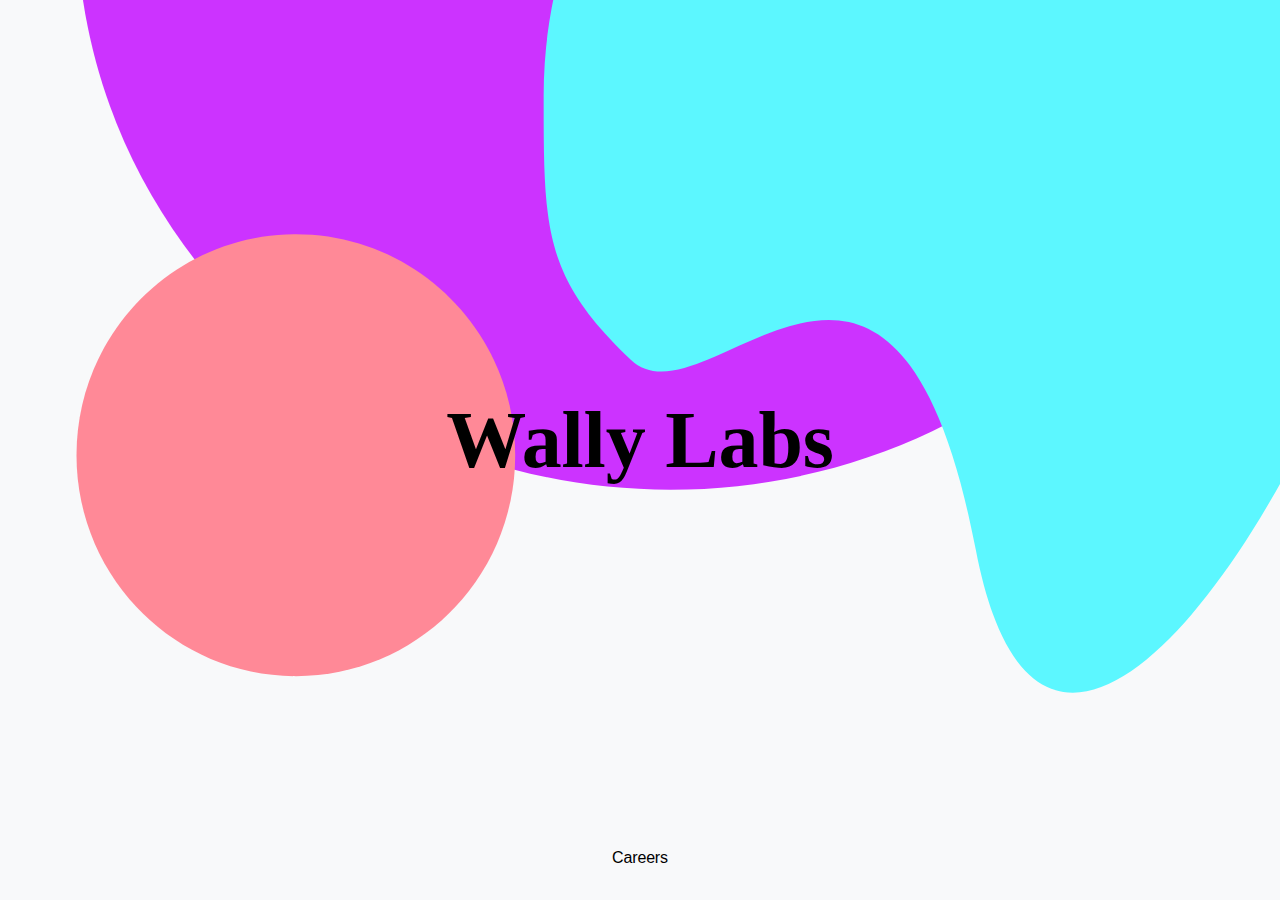
<file: index.html>
<html>

<head>
    <link rel="stylesheet" href="./main.css" />
    <link rel="preconnect" href="https://fonts.googleapis.com">
    <link rel="preconnect" href="https://fonts.gstatic.com" crossorigin>
    <link href="https://fonts.googleapis.com/css2?family=Abel&display=swap" rel="stylesheet">
    <meta name="viewport" content="width=device-width, initial-scale=1.0">
    <title>Wally Labs</title>
    <meta property="og:title" content="Wally Labs" />
    <meta property="og:description" content="Wally is a crypto infrastructure company that is helping to onboard the next billion users onto crypto
    products." />
    <meta property="og:image"
        content="./social.png" />
</head>

<body>
    <div class="body">
        <main>

            <div class="content">
                <h1 class="title">Wally Labs</h1>
            </div>

            <svg class="bg-gradient" fill="none" xmlns="http://www.w3.org/2000/svg" viewBox="0 0 1548 1569">
                <!--   purple   -->
                <path
                    d="M.801 666.57c0 367.94 308.999 666.21 690.167 666.21 381.172 0 690.172-298.27 690.172-666.21 0-367.935-309-666.205-690.172-666.205C309.8.365.801 298.635.801 666.57Z"
                    fill="#C3F" />
                <!--   red   -->
                <path
                    d="M.553 1292.6c0 141.83 114.135 256.81 254.928 256.81s254.928-114.98 254.928-256.81c0-141.84-114.135-256.82-254.928-256.82S.553 1150.76.553 1292.6Z"
                    fill="#FF8997" />

                <!--   blue   -->
                <path
                    d="M543.484 874.805c0 155.155-.26 210.255 101.247 306.775 89.096 84.72 306.441-271.342 400.939 220.73 94.5 492.06 502.18-236.17 502.18-527.505 0-291.33-224.83-527.5-502.18-527.5s-502.186 236.17-502.186 527.5Z"
                    fill="#5CF7FF" />
            </svg>
            <a href="join.html" class="subtitle">Careers</a>
        </main>
    </div>
</body>

</html>
</file>
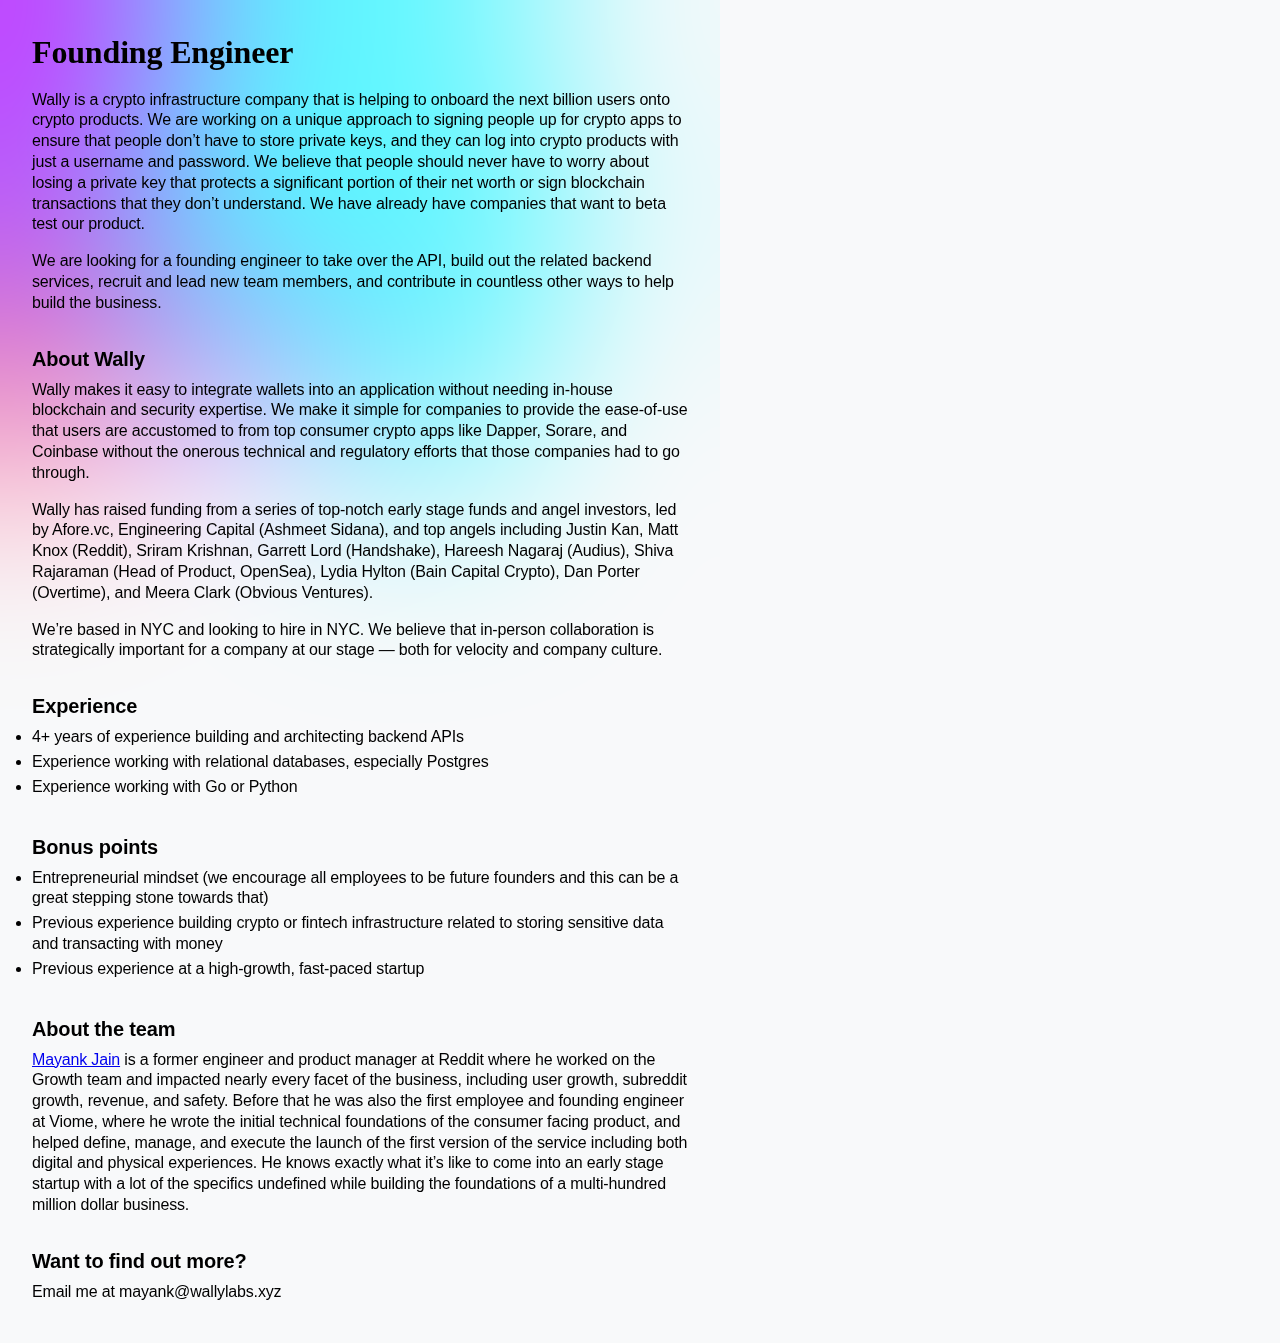
<file: join.html>
<html>

<head>
    <link rel="stylesheet" href="./main.css" />
    <link rel="preconnect" href="https://fonts.googleapis.com">
    <link rel="preconnect" href="https://fonts.gstatic.com" crossorigin>
    <link href="https://fonts.googleapis.com/css2?family=Abel&family=Open+Sans:wght@400;700&display=swap"
        rel="stylesheet">
    <meta name="viewport" content="width=device-width, initial-scale=1.0">
    <title>Join Wally Labs</title>
    <meta property="og:title" content="Join Wally Labs" />
    <meta property="og:description" content="Wally is a crypto infrastructure company that is helping to onboard the next billion users onto crypto
    products." />
    <meta property="og:image"
        content="./social.png" />
</head>

<body>
    <div class="join-container">
        <div class="join">
            <h3>Founding Engineer</h3>
            <div>
                Wally is a crypto infrastructure company that is helping to onboard the next billion users onto crypto
                products. We are working on a unique approach to signing people up for crypto apps to ensure that people
                don’t have to store private keys, and they can log into crypto products with just a username and
                password.
                We believe that people should never have to worry about losing a private key that protects a significant
                portion of their net worth or sign blockchain transactions that they don’t understand. We have already
                have companies that want to beta test our product.
            </div>
            <div>
                We are looking for a founding engineer to take over the API, build out the related backend services,
                recruit and lead new team members, and contribute in countless other ways to help build the business.
            </div>
            <div>
                <h6>About Wally</h6>
                Wally makes it easy to integrate wallets into an application without needing in-house blockchain
                and security expertise. We make it simple for companies to provide the ease-of-use that users are
                accustomed to from top consumer crypto apps like Dapper, Sorare, and Coinbase without the onerous
                technical and regulatory efforts that those companies had to go through.
            </div>
            <div>
                Wally has raised funding from a series of top-notch early stage funds and angel investors, led by
                Afore.vc,
                Engineering Capital (Ashmeet Sidana), and top angels including Justin Kan, Matt Knox (Reddit), Sriram
                Krishnan, Garrett Lord (Handshake), Hareesh Nagaraj (Audius), Shiva Rajaraman (Head of Product,
                OpenSea),
                Lydia Hylton (Bain Capital Crypto), Dan Porter (Overtime), and Meera Clark (Obvious Ventures).
            </div>
            <div>
                We’re based in NYC and looking to hire in NYC. We believe that in-person collaboration is strategically
                important for a company at our stage — both for velocity and company culture.
            </div>
            <div>
                <h6>Experience</h6>
                <ul>
                    <li>4+ years of experience building and architecting backend APIs</li>
                    <li>Experience working with relational databases, especially Postgres</li>
                    <li>Experience working with Go or Python</li>
                </ul>
            </div>
            <div>
                <h6>Bonus points</h6>
                <ul>
                    <li>Entrepreneurial mindset (we encourage all employees to be future founders and this can be a
                        great
                        stepping
                        stone towards that)</li>
                    <li>Previous experience building crypto or fintech infrastructure related to storing sensitive data
                        and
                        transacting with money</li>
                    <li>Previous experience at a high-growth, fast-paced startup</li>
                </ul>
            </div>
            <div>
                <h6>About the team</h6>
                <a href="https://www.linkedin.com/in/mjmayank/">Mayank Jain</a> is a former engineer and product manager
                at Reddit where he worked on the Growth team and impacted nearly every facet of the business, including
                user growth, subreddit growth, revenue, and safety.
                Before that he was also the first employee and founding engineer at Viome, where he wrote the initial
                technical foundations of the consumer facing product, and helped define, manage, and execute the launch
                of
                the first version of the service including both digital and physical experiences. He knows exactly what
                it’s like to come into an early stage startup with a lot of the specifics undefined while building the
                foundations of a multi-hundred million dollar business.
            </div>
            <div>
                <h6>Want to find out more?</h6>
                Email me at mayank@wallylabs.xyz
            </div>
        </div>
    </div>
</body>

</html>
</file>
<file: main.css>
@font-face {
    font-family: "UntitledSansWeb";
    src: url('https://d3nzzq2dyno8f6.cloudfront.net/UntitledSansWeb-Regular.woff2') format('woff2'),
         url('https://d3nzzq2dyno8f6.cloudfront.net/UntitledSansWeb-Regular.woff') format('woff');
    font-weight: 400;
    font-style: normal;
  }
  
  @font-face{
    font-family:'Heldane Display';
    font-weight:400;
    src: url(https://d84m7xss6emf0.cloudfront.net/assets/web/N2MwNTgyNjUxYTk3/27b4dbdd3abbf233a89d3abe82c04beb.woff2) format("woff2"),url(https://d84m7xss6emf0.cloudfront.net/assets/web/N2MwNTgyNjUxYTk3/55ec6d4b40afa54c0472d8265b5312f6.woff) format("woff")
  }
  
  
  * {
    margin: 0;
    padding: 0;
    
    box-sizing: border-box;
  }
  
  .content {
      z-index: 3;
  }

  html {
    min-height: 100%;
    height: 100%;
    
    background: #F8F9FA;
     
    font-size: 16px;
    line-height: 1.3;
    font-family: "UntitledSansWeb", -apple-system, BlinkMacSystemFont, “Segoe UI”, Roboto, Oxygen, Ubuntu, Cantarell, “Fira Sans”, “Droid Sans”, “Helvetica Neue”, sans-serif;
    letter-spacing: -0.01em;
    -webkit-font-smoothing: antialiased;
    -moz-osx-font-smoothing: grayscale;
    
    color: #000;
  }
  
  .body {
    position: relative;
    width: 100%;
    height: 100%;
    min-height: 100vh;
    
    overflow: hidden;
  }
  
  h1, h2, h3 {
    font-family: 'Heldane Display', serif; 
  }

  h3 {
    font-size: 32px;
    margin-bottom: 8px;
  }

  h6 {
    font-size: 20px;
    margin-top: 16px;
    margin-bottom: 8px;
  }
  
   .title {
      font-size: 5rem; 
      line-height: 0.75;
      margin-bottom: 0.25em;
     
  /*     max-width: 12ch; */
      color: #000;
    }
  
    .subtitle {
      font-size: 16px; 
      line-height: 1.333;
      
      max-width: 40rem;
      margin-bottom: 1em;
      position: absolute;
      bottom: 16px;
      color: black;
      text-decoration: none;
    }
  
  main {
    display: grid;
    align-content: center;
    
    gap: 1rem;
    
    width: 100%;
    max-width: 48rem;
    height: 100%;
    
    margin: 0 auto;
    padding: 0 1.5rem;
    
    position: relative;
    place-items: center;
    text-align: center;
    
    z-index: 2;
  }

  @media (pointer: coarse) {
    .subtitle {
        bottom: 60px;
    }
  }
  
  .bg-wrapper {
    position: absolute;
    left: 0;
    top: 0;
    width: 100%;
    height: 100%;
  }
  
  .bg-wrapper:after {
     content: "";
    position: absolute;
    top: 0;
    left: 0;
    width: 100%;
    height: 100%;
    backdrop-filter: blur(80px);
    pointer-events: none; 
    
    z-index: 1;
  }
  
  .bg-gradient {
    display: block;
    width: 100vw;
    min-width: 550px;
    max-width:  1600px;
    height: 100vh;
    object-fit: contain;
    
    overflow: visible;
    
    position: absolute;
    left: -20%;
    top: -48%;
    
    opacity: 1;
  
    transform:  scale(1.5,1.5) ;
    transform-origin: center center;
    z-index: 1;
  /*   filter: blur(60px); */
    
    
    backface-visibility: hidden;
    perspective: 1000;
    
  
    pointer-events: none;
      
    z-index: 1;
    
  }
  
  /* .bg-gradient::after {
    content: "";
    position: absolute;
    top: 0;
    left: 0;
    width: 100%;
    height: 100%;
    backdrop-filter: blur(60px);
    pointer-events: none; 
    
    opacity: 0.9;
  } */
  
  @keyframes bg-animate {
    from {
      transform: translate(-3%, -100px) scale(0.9);
    }
    
    to {
      transform:  translate(0, 0) scale(1);
    }
  }

  .join-container {
    background-image: url('./bg.svg');
    background-repeat: no-repeat;
    max-width: 720px;
  }

  .join {
    backdrop-filter: blur(100px);
    padding: 32px;
    z-index: 3;
    position: relative;
  }

  .join li {
    margin-bottom: 4px;
  }

  .join div {
    padding: 8px 0;
  }

  .bg-gradient-join {
    position: absolute;
    top: 0;
    left: 0;
    max-width: 100%;
  }
</file>
